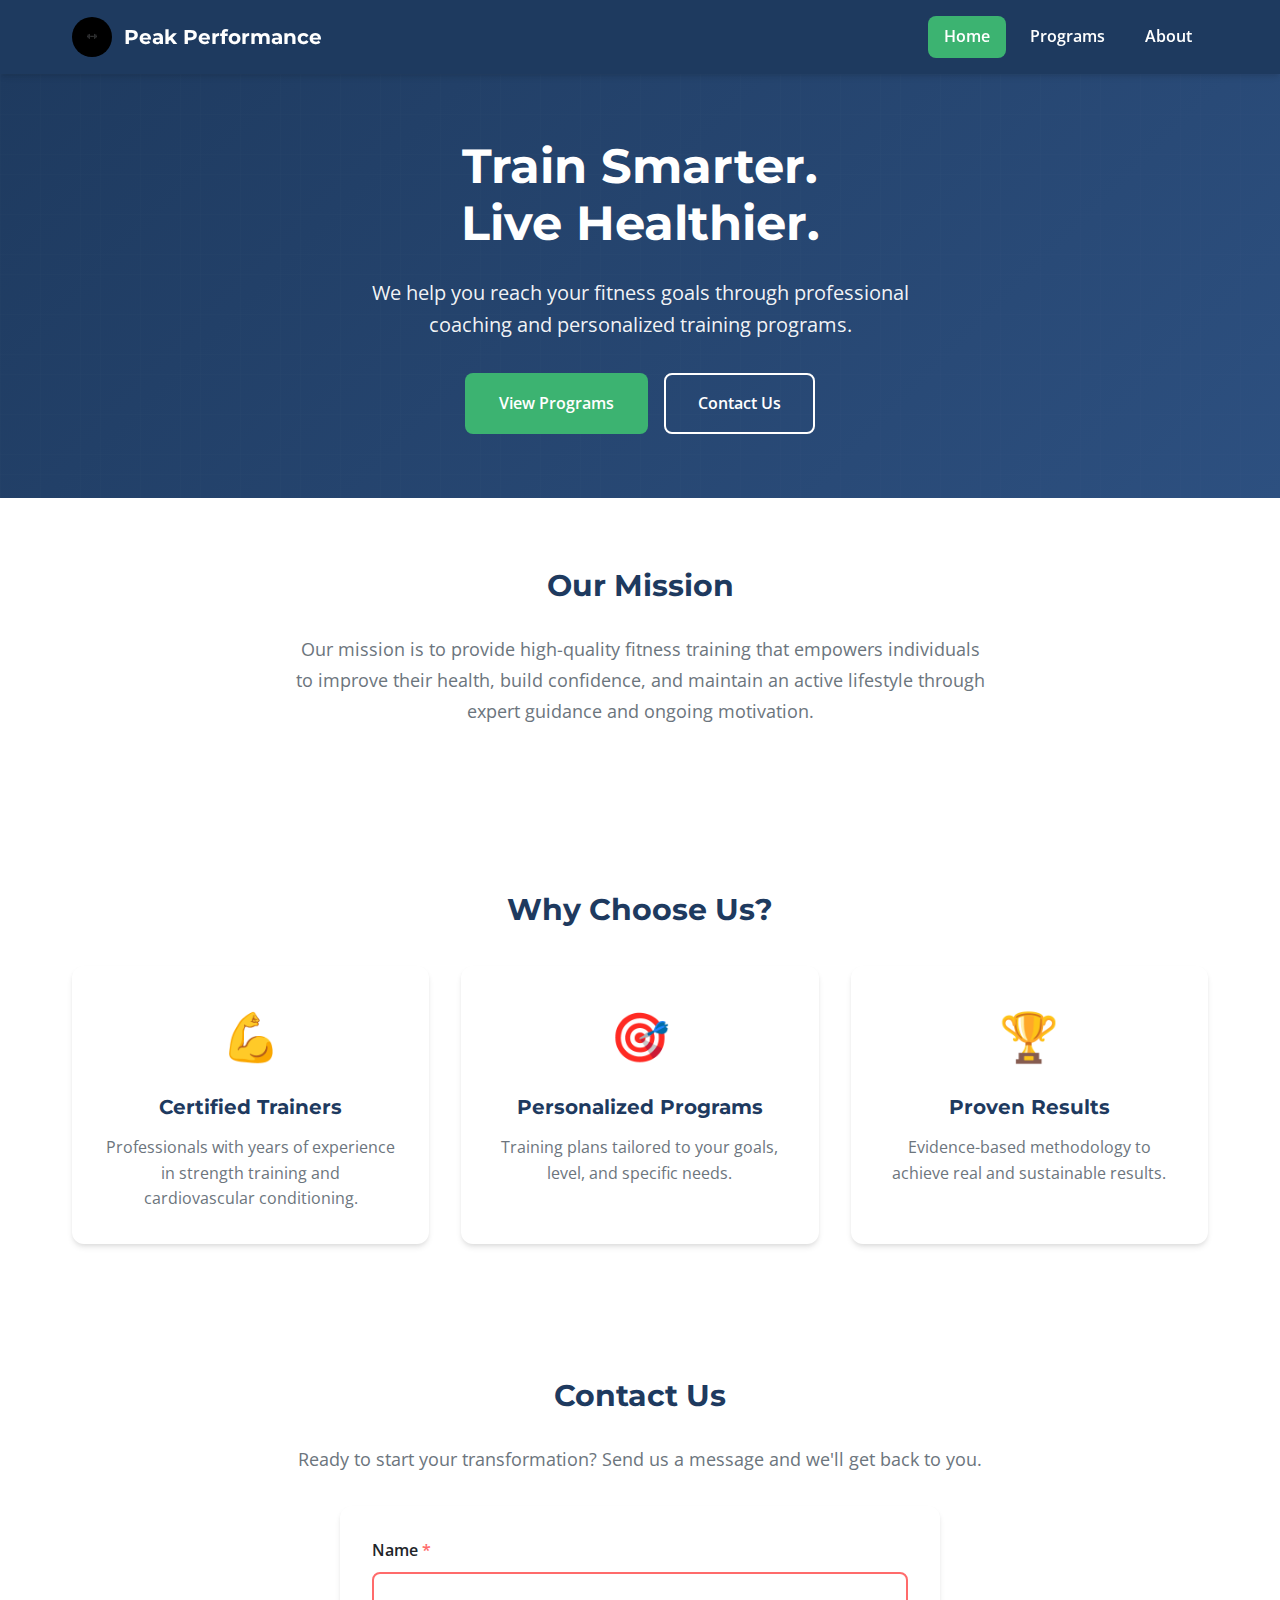
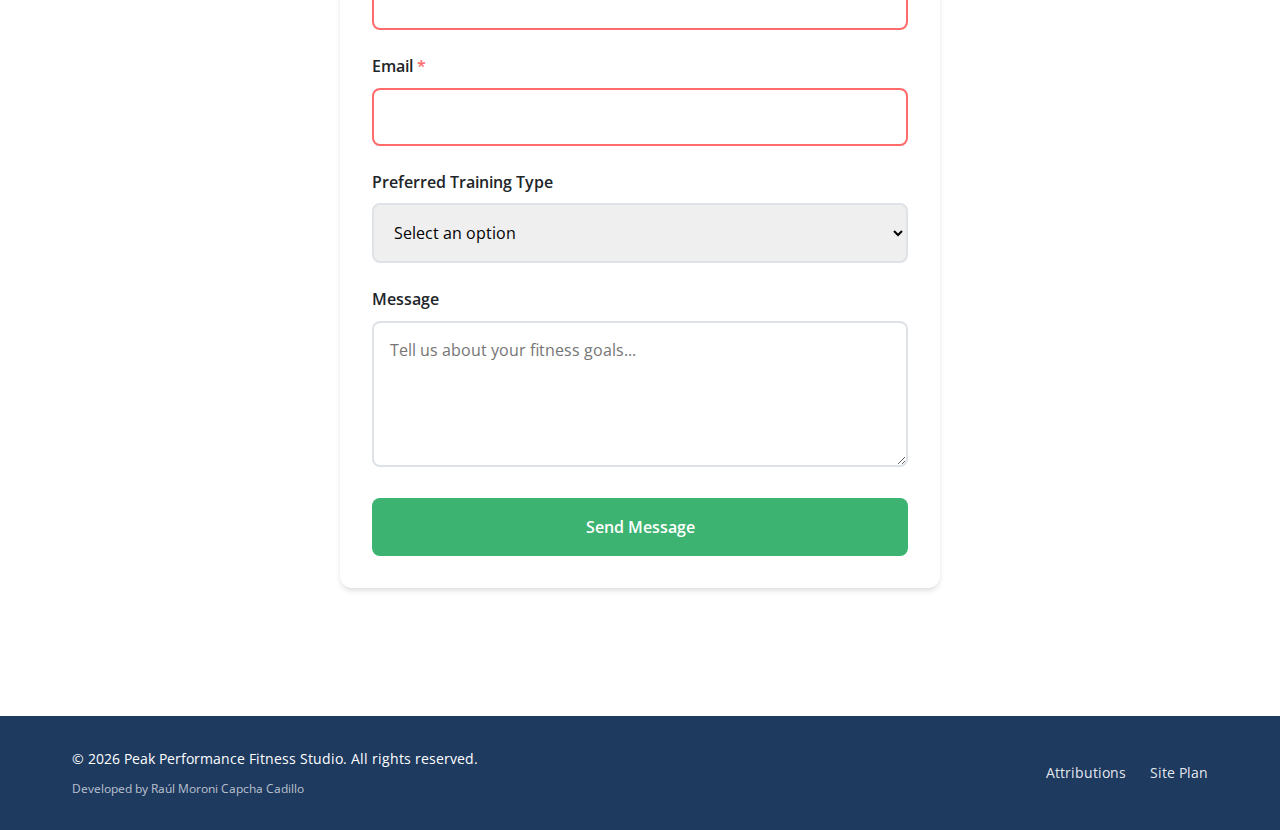
<file: fitness/index.html>
<!DOCTYPE html>
<html lang="en">
<head>
  <meta charset="UTF-8">
  <meta name="viewport" content="width=device-width, initial-scale=1.0">
  
  <!-- SEO Meta Tags -->
  <title>Peak Performance Fitness Studio | Personal Training & Group Classes</title>
  <meta name="description" content="Professional fitness studio with personal training, group classes, and healthy lifestyle coaching. Train smarter, live healthier.">
  <meta name="author" content="Raúl Moroni Capcha Cadillo">
  <meta name="keywords" content="fitness, personal training, gym, group classes, cardio, strength">
  
  <!-- Open Graph / Facebook -->
  <meta property="og:type" content="website">
  <meta property="og:url" content="https://peakperformancefitness.com/">
  <meta property="og:title" content="Peak Performance Fitness Studio">
  <meta property="og:description" content="Train smarter. Live healthier. Join our professional fitness programs.">
  <meta property="og:image" content="images/og-image.jpg">
  
  <!-- Twitter -->
  <meta name="twitter:card" content="summary_large_image">
  <meta name="twitter:title" content="Peak Performance Fitness Studio">
  <meta name="twitter:description" content="Train smarter. Live healthier.">
  
  <!-- Favicon -->
  <link rel="icon" type="image/png" href="images/favicon.png">
  <link rel="apple-touch-icon" href="images/favicon.png">
  
  <!-- Preconnect for performance -->
  <link rel="preconnect" href="https://fonts.googleapis.com">
  <link rel="preconnect" href="https://fonts.gstatic.com" crossorigin>
  
  <!-- Fonts -->
  <link href="https://fonts.googleapis.com/css2?family=Montserrat:wght@600;700&family=Open+Sans:wght@400;600&display=swap" rel="stylesheet">
  
  <!-- Stylesheet -->
  <link rel="stylesheet" href="css/styles.css">
  
  <!-- JavaScript Module -->
  <script src="js/main.js" type="module" defer></script>
</head>
<body>
  
  <!-- Header with Navigation -->
  <header class="main-header">
    <div class="container">
      <div class="header-content">
        <a href="index.html" class="logo" aria-label="Peak Performance Fitness Studio - Home">
          <img src="images/favicon.png" alt="Logo" class="logo-img">
          <span class="logo-text">Peak Performance</span>
        </a>
        
        <nav class="main-nav" aria-label="Main navigation">
          <button 
            id="menu-toggle" 
            class="menu-toggle" 
            aria-label="Open navigation menu"
            aria-expanded="false"
            aria-controls="nav-links">
            <span class="menu-icon"></span>
          </button>
          
          <ul id="nav-links" class="nav-links">
            <li><a href="index.html" class="nav-link active" aria-current="page">Home</a></li>
            <li><a href="programs.html" class="nav-link">Programs</a></li>
            <li><a href="about.html" class="nav-link">About</a></li>
          </ul>
        </nav>
      </div>
    </div>
  </header>

  <!-- Main Content -->
  <main>
    
    <!-- Hero Section -->
    <section class="hero" aria-labelledby="hero-heading">
      <div class="hero-overlay"></div>
      <div class="container hero-content">
        <h1 id="hero-heading" class="hero-title">Train Smarter.<br>Live Healthier.</h1>
        <p class="hero-subtitle">We help you reach your fitness goals through professional coaching and personalized training programs.</p>
        <div class="hero-actions">
          <a href="programs.html" class="btn btn-primary">View Programs</a>
          <a href="#contact" class="btn btn-secondary">Contact Us</a>
        </div>
      </div>
    </section>

    <!-- Mission Section -->
    <section class="mission section" aria-labelledby="mission-heading">
      <div class="container">
        <h2 id="mission-heading" class="section-title">Our Mission</h2>
        <p class="section-description">
          Our mission is to provide high-quality fitness training that empowers individuals to improve their health, 
          build confidence, and maintain an active lifestyle through expert guidance and ongoing motivation.
        </p>
      </div>
    </section>

    <!-- Features Section -->
    <section class="features section" aria-labelledby="features-heading">
      <div class="container">
        <h2 id="features-heading" class="section-title">Why Choose Us?</h2>
        <div class="features-grid">
          
          <article class="feature-card">
            <div class="feature-icon" aria-hidden="true">💪</div>
            <h3 class="feature-title">Certified Trainers</h3>
            <p class="feature-description">Professionals with years of experience in strength training and cardiovascular conditioning.</p>
          </article>
          
          <article class="feature-card">
            <div class="feature-icon" aria-hidden="true">🎯</div>
            <h3 class="feature-title">Personalized Programs</h3>
            <p class="feature-description">Training plans tailored to your goals, level, and specific needs.</p>
          </article>
          
          <article class="feature-card">
            <div class="feature-icon" aria-hidden="true">🏆</div>
            <h3 class="feature-title">Proven Results</h3>
            <p class="feature-description">Evidence-based methodology to achieve real and sustainable results.</p>
          </article>
          
        </div>
      </div>
    </section>

    <!-- Contact Section -->
    <section id="contact" class="contact section" aria-labelledby="contact-heading">
      <div class="container">
        <h2 id="contact-heading" class="section-title">Contact Us</h2>
        <p class="section-description">Ready to start your transformation? Send us a message and we'll get back to you.</p>
        
        <form 
          action="form-action.html" 
          method="get" 
          class="contact-form"
          novalidate>
          
          <div class="form-group">
            <label for="name" class="form-label">Name <span class="required">*</span></label>
            <input 
              type="text" 
              id="name"
              name="name" 
              class="form-input"
              required
              autocomplete="name"
              aria-required="true">
            <span class="form-error" id="name-error" role="alert"></span>
          </div>

          <div class="form-group">
            <label for="email" class="form-label">Email <span class="required">*</span></label>
            <input 
              type="email" 
              id="email"
              name="email" 
              class="form-input"
              required
              autocomplete="email"
              aria-required="true">
            <span class="form-error" id="email-error" role="alert"></span>
          </div>

          <div class="form-group">
            <label for="training" class="form-label">Preferred Training Type</label>
            <select 
              id="training"
              name="training" 
              class="form-select">
              <option value="">Select an option</option>
              <option value="personal">Personal Training</option>
              <option value="group">Group Classes</option>
              <option value="cardio">Cardio</option>
              <option value="strength">Strength</option>
              <option value="flexibility">Flexibility</option>
            </select>
          </div>

          <div class="form-group">
            <label for="message" class="form-label">Message</label>
            <textarea 
              id="message"
              name="message" 
              class="form-textarea"
              rows="5"
              placeholder="Tell us about your fitness goals..."></textarea>
          </div>

          <button type="submit" class="btn btn-primary btn-block">Send Message</button>
        </form>
      </div>
    </section>

  </main>

  <!-- Footer -->
  <footer class="main-footer">
    <div class="container">
      <div class="footer-content">
        <div class="footer-info">
          <p class="footer-text">&copy; 2026 Peak Performance Fitness Studio. All rights reserved.</p>
          <p class="footer-author">Developed by Raúl Moroni Capcha Cadillo</p>
        </div>
        <nav class="footer-nav" aria-label="Footer navigation">
          <a href="attributions.html" class="footer-link">Attributions</a>
          <a href="site-plan.html" class="footer-link">Site Plan</a>
        </nav>
      </div>
    </div>
  </footer>

  <!-- Skip to top button -->
  <button id="scroll-to-top" class="scroll-to-top" aria-label="Scroll to top" hidden>
    ↑
  </button>

</body>
</html>
</file>
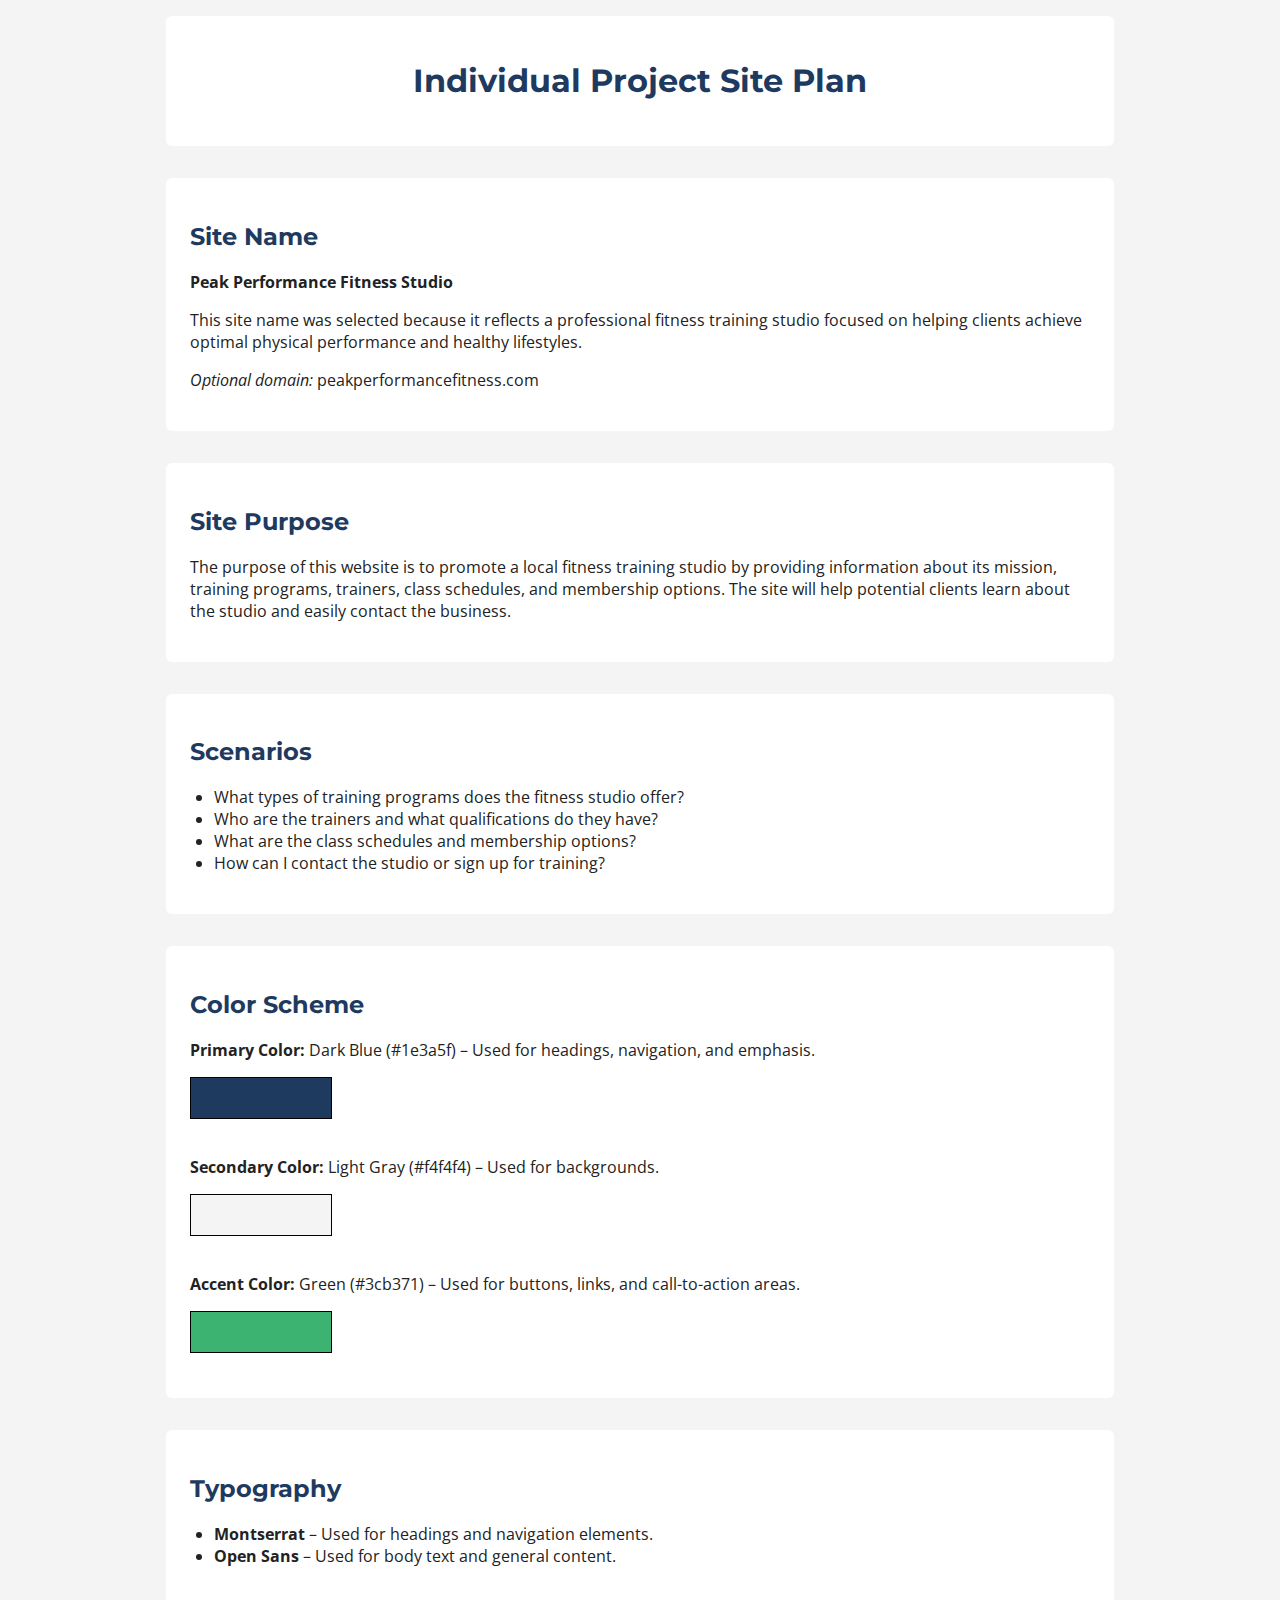
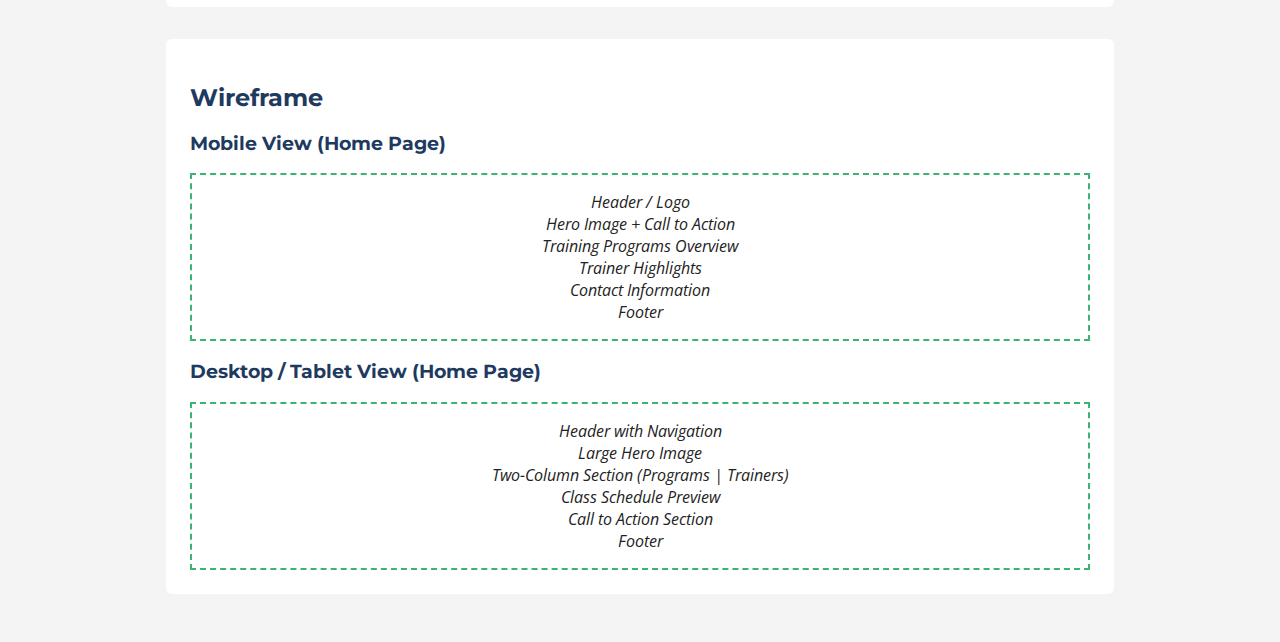
<file: site-plan.html>
<!DOCTYPE html>
<html lang="en">
<head>
  <meta charset="UTF-8">
  <meta name="description" content="Individual Website Project Site Plan">
  <meta name="author" content="Raúl Moroni Capcha Cadillo">
  <meta name="viewport" content="width=device-width, initial-scale=1.0">
  <title>Site Plan | Peak Performance Fitness Studio</title>

  <!-- Google Fonts -->
  <link rel="preconnect" href="https://fonts.googleapis.com">
  <link rel="preconnect" href="https://fonts.gstatic.com" crossorigin>
  <link href="https://fonts.googleapis.com/css2?family=Montserrat:wght@600&family=Open+Sans&display=swap" rel="stylesheet">

  <style>
    :root {
      --primary-color: #1e3a5f;
      --secondary-color: #f4f4f4;
      --accent-color: #3cb371;
    }

    body {
      font-family: 'Open Sans', sans-serif;
      background-color: var(--secondary-color);
      color: #222;
      margin: 0;
      padding: 1rem;
    }

    header, section {
      max-width: 900px;
      margin: 0 auto 2rem;
      padding: 1.5rem;
      background-color: #ffffff;
      border-radius: 6px;
    }

    h1, h2, h3 {
      font-family: 'Montserrat', sans-serif;
      color: var(--primary-color);
    }

    h1 {
      text-align: center;
    }

    ul {
      padding-left: 1.5rem;
    }

    .color-box {
      display: inline-block;
      width: 140px;
      height: 40px;
      margin-bottom: 1rem;
      border: 1px solid #000;
    }

    .primary { background-color: var(--primary-color); }
    .secondary { background-color: var(--secondary-color); }
    .accent { background-color: var(--accent-color); }

    .wireframe {
      border: 2px dashed var(--accent-color);
      padding: 1rem;
      margin-top: 1rem;
      font-style: italic;
      text-align: center;
    }
  </style>
</head>

<body>

<header>
  <h1>Individual Project Site Plan</h1>
</header>

<section>
  <h2>Site Name</h2>
  <p><strong>Peak Performance Fitness Studio</strong></p>
  <p>
    This site name was selected because it reflects a professional fitness training
    studio focused on helping clients achieve optimal physical performance and healthy lifestyles.
  </p>
  <p><em>Optional domain:</em> peakperformancefitness.com</p>
</section>

<section>
  <h2>Site Purpose</h2>
  <p>
    The purpose of this website is to promote a local fitness training studio by providing
    information about its mission, training programs, trainers, class schedules, and membership options.
    The site will help potential clients learn about the studio and easily contact the business.
  </p>
</section>

<section>
  <h2>Scenarios</h2>
  <ul>
    <li>What types of training programs does the fitness studio offer?</li>
    <li>Who are the trainers and what qualifications do they have?</li>
    <li>What are the class schedules and membership options?</li>
    <li>How can I contact the studio or sign up for training?</li>
  </ul>
</section>

<section>
  <h2>Color Scheme</h2>
  <p><strong>Primary Color:</strong> Dark Blue (#1e3a5f) – Used for headings, navigation, and emphasis.</p>
  <div class="color-box primary"></div>

  <p><strong>Secondary Color:</strong> Light Gray (#f4f4f4) – Used for backgrounds.</p>
  <div class="color-box secondary"></div>

  <p><strong>Accent Color:</strong> Green (#3cb371) – Used for buttons, links, and call-to-action areas.</p>
  <div class="color-box accent"></div>
</section>

<section>
  <h2>Typography</h2>
  <ul>
    <li><strong>Montserrat</strong> – Used for headings and navigation elements.</li>
    <li><strong>Open Sans</strong> – Used for body text and general content.</li>
  </ul>
</section>

<section>
  <h2>Wireframe</h2>

  <h3>Mobile View (Home Page)</h3>
  <div class="wireframe">
    Header / Logo<br>
    Hero Image + Call to Action<br>
    Training Programs Overview<br>
    Trainer Highlights<br>
    Contact Information<br>
    Footer
  </div>

  <h3>Desktop / Tablet View (Home Page)</h3>
  <div class="wireframe">
    Header with Navigation<br>
    Large Hero Image<br>
    Two-Column Section (Programs | Trainers)<br>
    Class Schedule Preview<br>
    Call to Action Section<br>
    Footer
  </div>
</section>

</body>
</html>
</file>
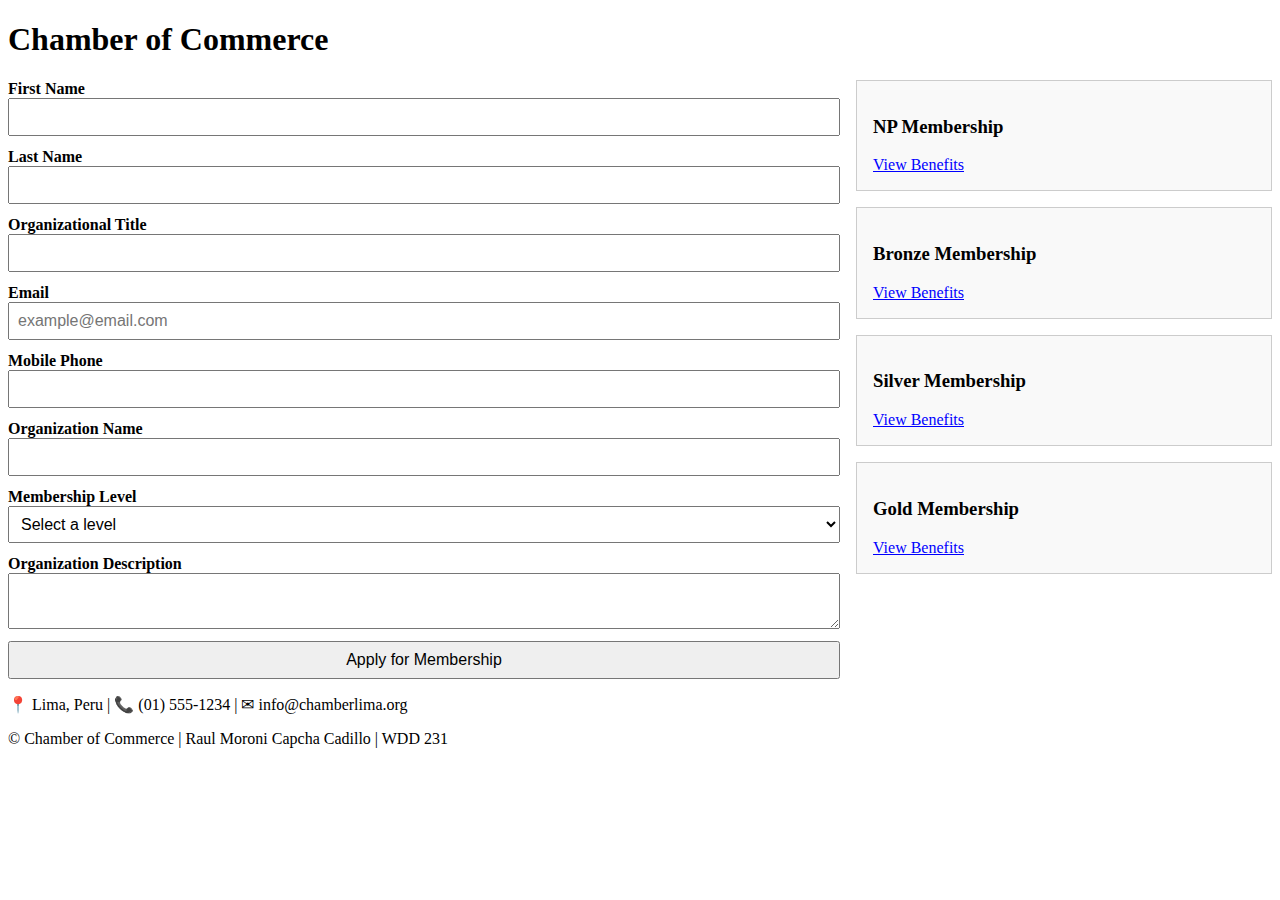
<file: chamber/join.html>
<!DOCTYPE html>
<html lang="en">
<head>
  <meta charset="UTF-8" />
  <meta name="viewport" content="width=device-width, initial-scale=1.0" />
  <title>Join the Chamber</title>

  <style>
    main {
      display: grid;
      gap: 1rem;
    }

    @media (min-width: 768px) {
      main {
        grid-template-columns: 2fr 1fr;
        align-items: start;
      }
    }

    form {
      display: grid;
      gap: 0.75rem;
    }

    label {
      display: flex;
      flex-direction: column;
      font-weight: 600;
    }

    input, select, textarea {
      padding: 0.5rem;
      font-size: 1rem;
    }

    .cards {
      display: grid;
      gap: 1rem;
      animation: fadeIn 1.5s ease-in-out;
    }

    .card {
      border: 1px solid #ccc;
      padding: 1rem;
      background: #f9f9f9;
    }

    .card a {
      color: blue;
      cursor: pointer;
      text-decoration: underline;
    }

    @keyframes fadeIn {
      from {
        opacity: 0;
        transform: translateY(20px);
      }
      to {
        opacity: 1;
        transform: translateY(0);
      }
    }
  </style>
</head>

<body>
  <header>
    <h1>Chamber of Commerce</h1>
  </header>

  <nav>
    <!-- your navigation -->
  </nav>

  <main>
    <!-- FORM -->
    <form method="get" action="thankyou.html">
      <label>
        First Name
        <input type="text" name="fname" title="First Name" required autocomplete="given-name">
      </label>

      <label>
        Last Name
        <input type="text" name="lname" title="Last Name" required autocomplete="family-name">
      </label>

      <label>
        Organizational Title
        <input type="text" name="orgtitle" title="Organization Title"
          autocomplete="organization-title"
          pattern="[A-Za-z\- ]{7,}">
      </label>

      <label>
        Email
        <input type="email" name="email" title="Email Address" required
          autocomplete="email" placeholder="example@email.com">
      </label>

      <label>
        Mobile Phone
        <input type="tel" name="phone" title="Mobile Phone" required
          autocomplete="tel">
      </label>

      <label>
        Organization Name
        <input type="text" name="organization" title="Organization Name" required
          autocomplete="organization">
      </label>

      <label>
        Membership Level
        <select name="membership" required title="Membership Level">
          <option value="">Select a level</option>
          <option value="np">NP Membership</option>
          <option value="bronze">Bronze Membership</option>
          <option value="silver">Silver Membership</option>
          <option value="gold">Gold Membership</option>
        </select>
      </label>

      <label>
        Organization Description
        <textarea name="description" title="Business Description"></textarea>
      </label>

      <input type="hidden" id="timestamp" name="timestamp">

      <input type="submit" value="Apply for Membership">
    </form>

    <!-- MEMBERSHIP CARDS -->
    <section class="cards">
      <div class="card">
        <h3>NP Membership</h3>
        <a onclick="document.getElementById('np').showModal()">View Benefits</a>
      </div>

      <div class="card">
        <h3>Bronze Membership</h3>
        <a onclick="document.getElementById('bronze').showModal()">View Benefits</a>
      </div>

      <div class="card">
        <h3>Silver Membership</h3>
        <a onclick="document.getElementById('silver').showModal()">View Benefits</a>
      </div>

      <div class="card">
        <h3>Gold Membership</h3>
        <a onclick="document.getElementById('gold').showModal()">View Benefits</a>
      </div>
    </section>
  </main>

  <!-- MODALS -->
  <dialog id="np"><p>No fee, community events.</p><button onclick="this.parentElement.close()">Close</button></dialog>
  <dialog id="bronze"><p>Training & basic advertising.</p><button onclick="this.parentElement.close()">Close</button></dialog>
  <dialog id="silver"><p>Event discounts & homepage spotlight.</p><button onclick="this.parentElement.close()">Close</button></dialog>
  <dialog id="gold"><p>Premium advertising & VIP events.</p><button onclick="this.parentElement.close()">Close</button></dialog>

  <footer>
  <p>📍 Lima, Peru | 📞 (01) 555-1234 | ✉ info@chamberlima.org</p>
  <p>
    © <span id="year"></span> Chamber of Commerce |
    Raul Moroni Capcha Cadillo | WDD 231
  </p>
  </footer>

  <script>
    document.getElementById("timestamp").value = new Date().toISOString();
  </script>
</body>
</html>
</file>
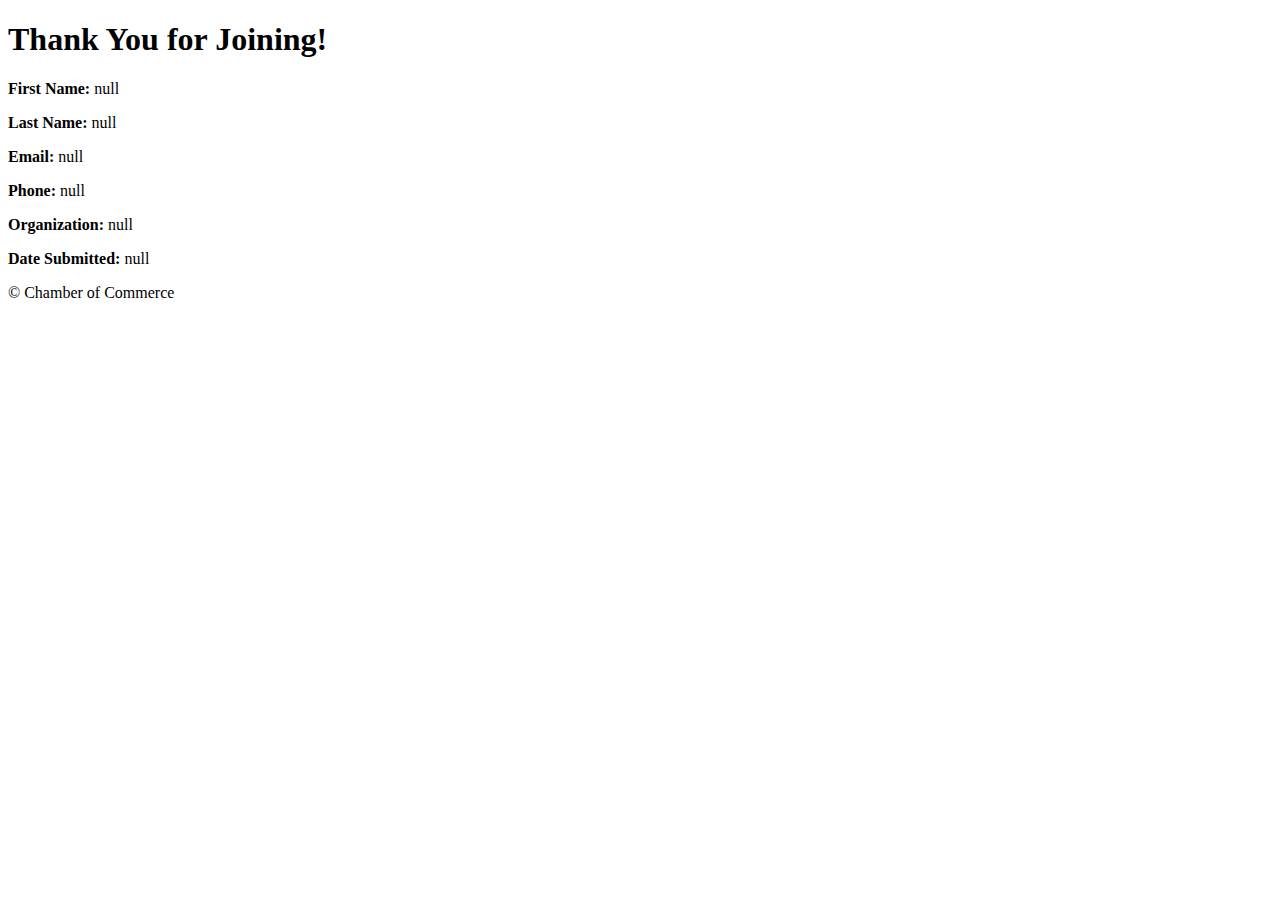
<file: chamber/thankyou.html>
<!DOCTYPE html>
<html lang="en">
<head>
  <meta charset="UTF-8" />
  <title>Thank You</title>
</head>
<body>
  <header>
    <h1>Thank You for Joining!</h1>
  </header>

  <main>
    <section id="results"></section>
  </main>

  <footer>
    <p>&copy; Chamber of Commerce</p>
  </footer>

  <script>
    const params = new URLSearchParams(window.location.search);
    const output = `
      <p><strong>First Name:</strong> ${params.get("fname")}</p>
      <p><strong>Last Name:</strong> ${params.get("lname")}</p>
      <p><strong>Email:</strong> ${params.get("email")}</p>
      <p><strong>Phone:</strong> ${params.get("phone")}</p>
      <p><strong>Organization:</strong> ${params.get("organization")}</p>
      <p><strong>Date Submitted:</strong> ${params.get("timestamp")}</p>
    `;
    document.getElementById("results").innerHTML = output;
  </script>
</body>
</html>
</file>
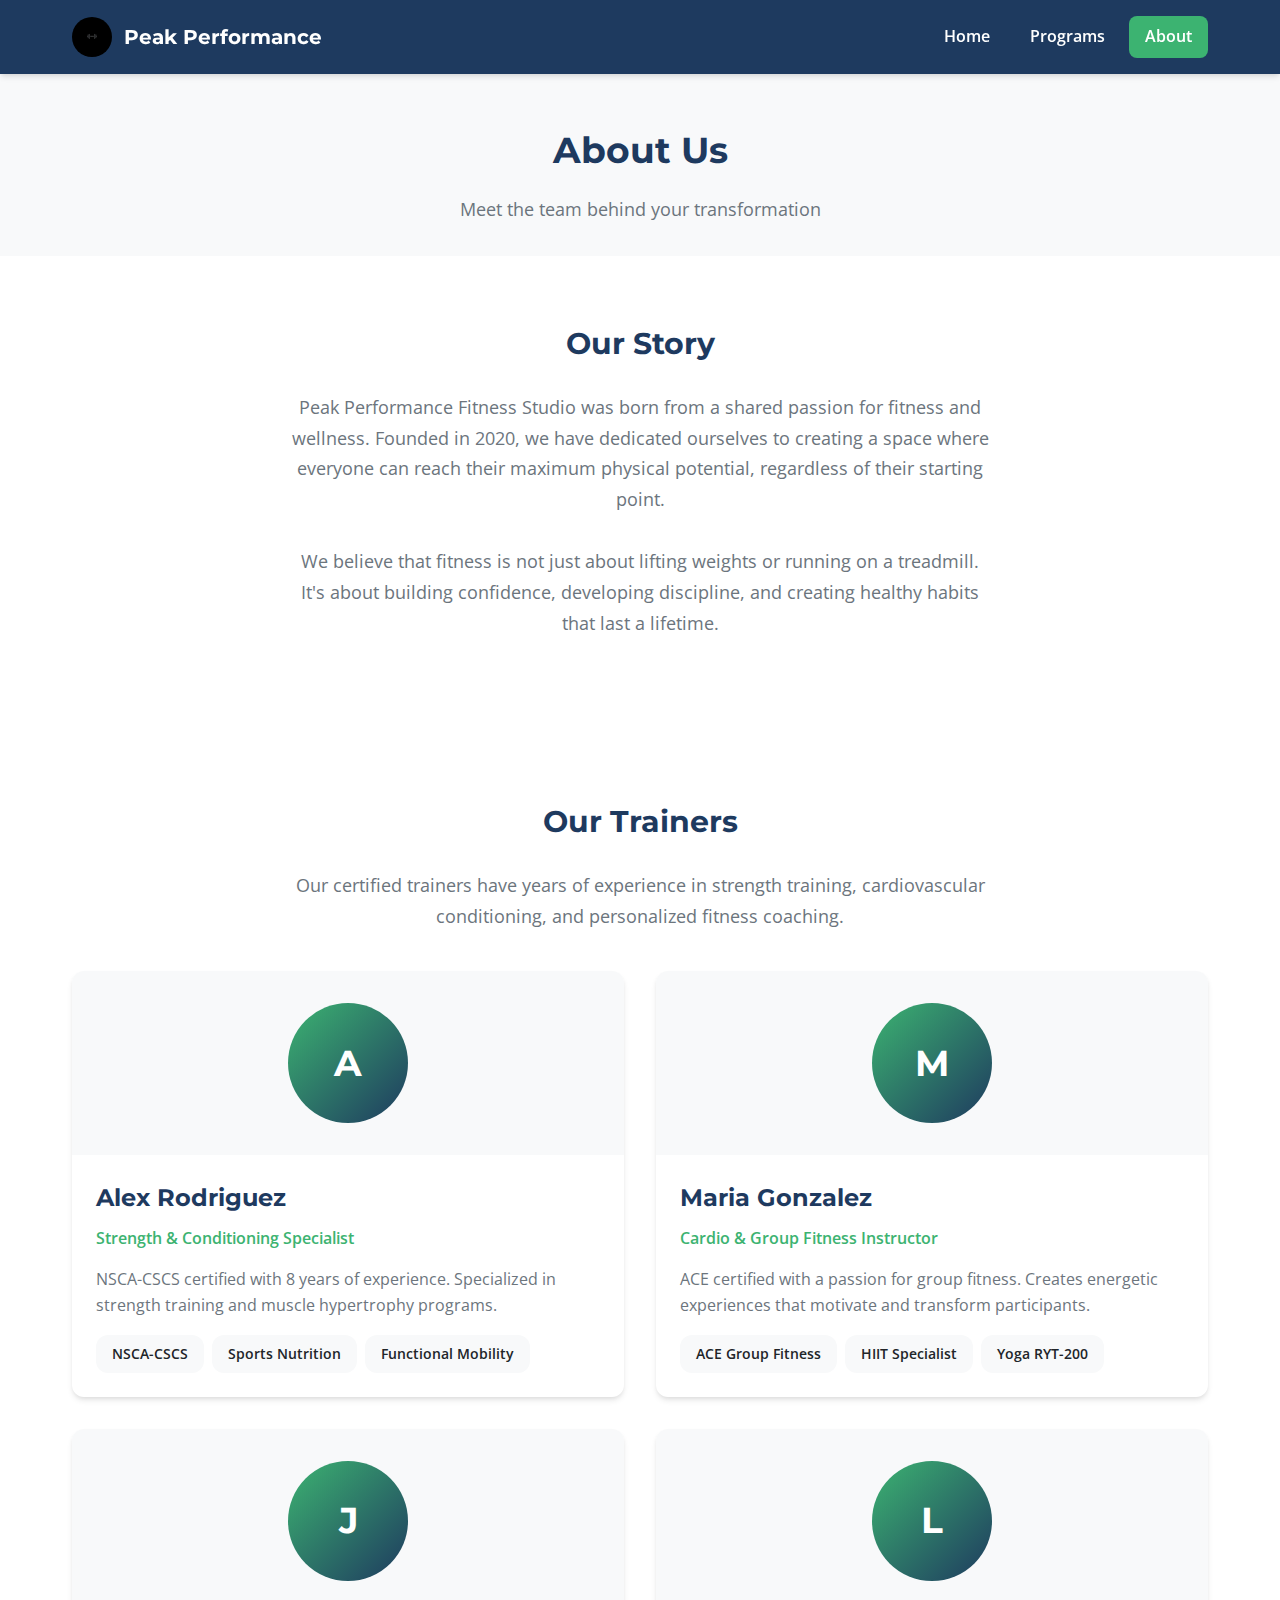
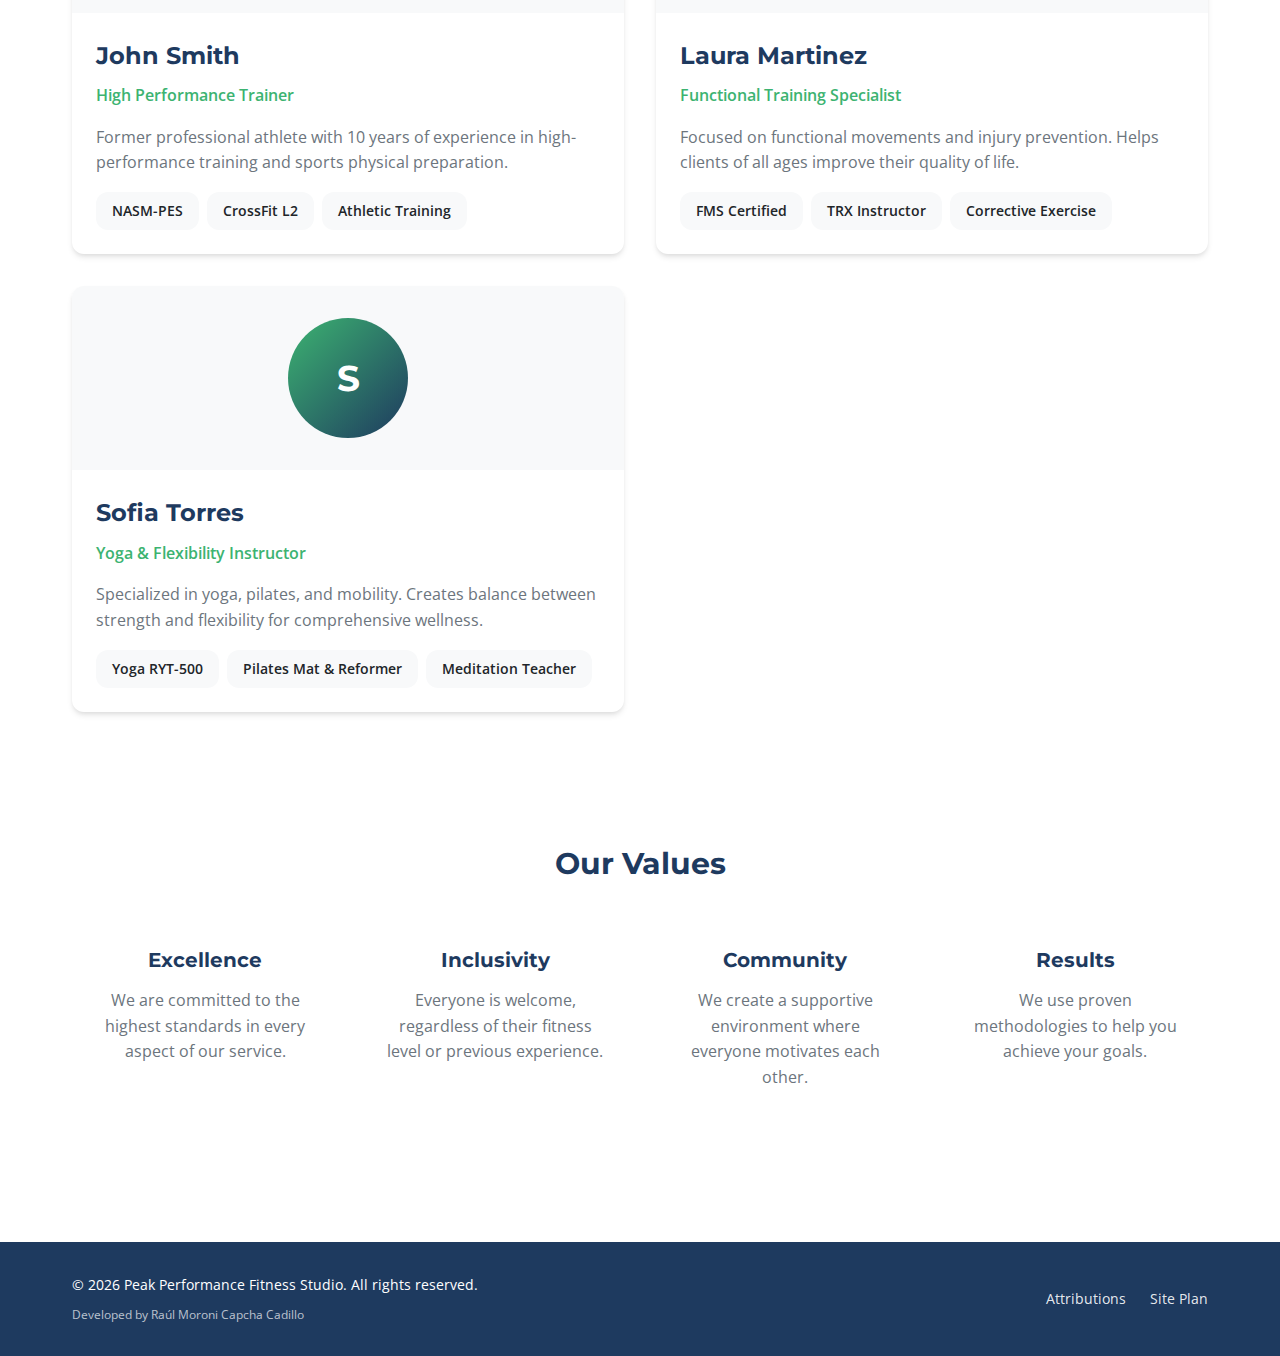
<file: fitness/about.html>
<!DOCTYPE html>
<html lang="en">
<head>
  <meta charset="UTF-8">
  <meta name="viewport" content="width=device-width, initial-scale=1.0">
  
  <!-- SEO Meta Tags -->
  <title>About Us | Peak Performance Fitness Studio</title>
  <meta name="description" content="Meet our professional fitness trainers and learn about their qualifications and experience in personal training.">
  <meta name="author" content="Raúl Moroni Capcha Cadillo">
  
  <!-- Favicon -->
  <link rel="icon" type="image/png" href="images/favicon.png">
  
  <!-- Fonts -->
  <link rel="preconnect" href="https://fonts.googleapis.com">
  <link rel="preconnect" href="https://fonts.gstatic.com" crossorigin>
  <link href="https://fonts.googleapis.com/css2?family=Montserrat:wght@600;700&family=Open+Sans:wght@400;600&display=swap" rel="stylesheet">
  
  <!-- Stylesheet -->
  <link rel="stylesheet" href="css/styles.css">
  
  <!-- JavaScript Module -->
  <script src="js/main.js" type="module" defer></script>
</head>
<body>

  <!-- Header with Navigation -->
  <header class="main-header">
    <div class="container">
      <div class="header-content">
        <a href="index.html" class="logo" aria-label="Peak Performance Fitness Studio - Home">
          <img src="images/favicon.png" alt="Logo" class="logo-img">
          <span class="logo-text">Peak Performance</span>
        </a>
        
        <nav class="main-nav" aria-label="Main navigation">
          <button 
            id="menu-toggle" 
            class="menu-toggle" 
            aria-label="Open navigation menu"
            aria-expanded="false"
            aria-controls="nav-links">
            <span class="menu-icon"></span>
          </button>
          
          <ul id="nav-links" class="nav-links">
            <li><a href="index.html" class="nav-link">Home</a></li>
            <li><a href="programs.html" class="nav-link">Programs</a></li>
            <li><a href="about.html" class="nav-link active" aria-current="page">About</a></li>
          </ul>
        </nav>
      </div>
    </div>
  </header>

  <!-- Main Content -->
  <main>
    
    <!-- Page Header -->
    <section class="page-header">
      <div class="container">
        <h1 class="page-title">About Us</h1>
        <p class="page-subtitle">Meet the team behind your transformation</p>
      </div>
    </section>

    <!-- About Section -->
    <section class="about-intro section">
      <div class="container">
        <div class="about-content">
          <h2 class="section-title">Our Story</h2>
          <p class="section-description">
            Peak Performance Fitness Studio was born from a shared passion for fitness and wellness. 
            Founded in 2020, we have dedicated ourselves to creating a space where everyone can reach 
            their maximum physical potential, regardless of their starting point.
          </p>
          <p class="section-description">
            We believe that fitness is not just about lifting weights or running on a treadmill. It's about 
            building confidence, developing discipline, and creating healthy habits that last a lifetime.
          </p>
        </div>
      </div>
    </section>

    <!-- Trainers Section -->
    <section class="trainers-section section" aria-labelledby="trainers-heading">
      <div class="container">
        <h2 id="trainers-heading" class="section-title">Our Trainers</h2>
        <p class="section-description">
          Our certified trainers have years of experience in strength training, 
          cardiovascular conditioning, and personalized fitness coaching.
        </p>
        
        <div class="trainers-grid">
          
          <article class="trainer-card">
            <div class="trainer-image">
              <div class="trainer-placeholder" aria-label="Photo of Alex">A</div>
            </div>
            <div class="trainer-info">
              <h3 class="trainer-name">Alex Rodriguez</h3>
              <p class="trainer-specialty">Strength & Conditioning Specialist</p>
              <p class="trainer-bio">
                NSCA-CSCS certified with 8 years of experience. Specialized in strength training 
                and muscle hypertrophy programs.
              </p>
              <ul class="trainer-certifications">
                <li>NSCA-CSCS</li>
                <li>Sports Nutrition</li>
                <li>Functional Mobility</li>
              </ul>
            </div>
          </article>

          <article class="trainer-card">
            <div class="trainer-image">
              <div class="trainer-placeholder" aria-label="Photo of Maria">M</div>
            </div>
            <div class="trainer-info">
              <h3 class="trainer-name">Maria Gonzalez</h3>
              <p class="trainer-specialty">Cardio & Group Fitness Instructor</p>
              <p class="trainer-bio">
                ACE certified with a passion for group fitness. Creates energetic experiences that motivate 
                and transform participants.
              </p>
              <ul class="trainer-certifications">
                <li>ACE Group Fitness</li>
                <li>HIIT Specialist</li>
                <li>Yoga RYT-200</li>
              </ul>
            </div>
          </article>

          <article class="trainer-card">
            <div class="trainer-image">
              <div class="trainer-placeholder" aria-label="Photo of John">J</div>
            </div>
            <div class="trainer-info">
              <h3 class="trainer-name">John Smith</h3>
              <p class="trainer-specialty">High Performance Trainer</p>
              <p class="trainer-bio">
                Former professional athlete with 10 years of experience in high-performance training 
                and sports physical preparation.
              </p>
              <ul class="trainer-certifications">
                <li>NASM-PES</li>
                <li>CrossFit L2</li>
                <li>Athletic Training</li>
              </ul>
            </div>
          </article>

          <article class="trainer-card">
            <div class="trainer-image">
              <div class="trainer-placeholder" aria-label="Photo of Laura">L</div>
            </div>
            <div class="trainer-info">
              <h3 class="trainer-name">Laura Martinez</h3>
              <p class="trainer-specialty">Functional Training Specialist</p>
              <p class="trainer-bio">
                Focused on functional movements and injury prevention. Helps clients of all 
                ages improve their quality of life.
              </p>
              <ul class="trainer-certifications">
                <li>FMS Certified</li>
                <li>TRX Instructor</li>
                <li>Corrective Exercise</li>
              </ul>
            </div>
          </article>

          <article class="trainer-card">
            <div class="trainer-image">
              <div class="trainer-placeholder" aria-label="Photo of Sofia">S</div>
            </div>
            <div class="trainer-info">
              <h3 class="trainer-name">Sofia Torres</h3>
              <p class="trainer-specialty">Yoga & Flexibility Instructor</p>
              <p class="trainer-bio">
                Specialized in yoga, pilates, and mobility. Creates balance between strength and flexibility 
                for comprehensive wellness.
              </p>
              <ul class="trainer-certifications">
                <li>Yoga RYT-500</li>
                <li>Pilates Mat & Reformer</li>
                <li>Meditation Teacher</li>
              </ul>
            </div>
          </article>

        </div>
      </div>
    </section>

    <!-- Values Section -->
    <section class="values-section section">
      <div class="container">
        <h2 class="section-title">Our Values</h2>
        <div class="values-grid">
          
          <div class="value-item">
            <h3 class="value-title">Excellence</h3>
            <p class="value-description">We are committed to the highest standards in every aspect of our service.</p>
          </div>
          
          <div class="value-item">
            <h3 class="value-title">Inclusivity</h3>
            <p class="value-description">Everyone is welcome, regardless of their fitness level or previous experience.</p>
          </div>
          
          <div class="value-item">
            <h3 class="value-title">Community</h3>
            <p class="value-description">We create a supportive environment where everyone motivates each other.</p>
          </div>
          
          <div class="value-item">
            <h3 class="value-title">Results</h3>
            <p class="value-description">We use proven methodologies to help you achieve your goals.</p>
          </div>
          
        </div>
      </div>
    </section>

  </main>

  <!-- Footer -->
  <footer class="main-footer">
    <div class="container">
      <div class="footer-content">
        <div class="footer-info">
          <p class="footer-text">&copy; 2026 Peak Performance Fitness Studio. All rights reserved.</p>
          <p class="footer-author">Developed by Raúl Moroni Capcha Cadillo</p>
        </div>
        <nav class="footer-nav" aria-label="Footer navigation">
          <a href="attributions.html" class="footer-link">Attributions</a>
          <a href="site-plan.html" class="footer-link">Site Plan</a>
        </nav>
      </div>
    </div>
  </footer>

  <!-- Skip to top button -->
  <button id="scroll-to-top" class="scroll-to-top" aria-label="Scroll to top" hidden>
    ↑
  </button>

</body>
</html>
</file>
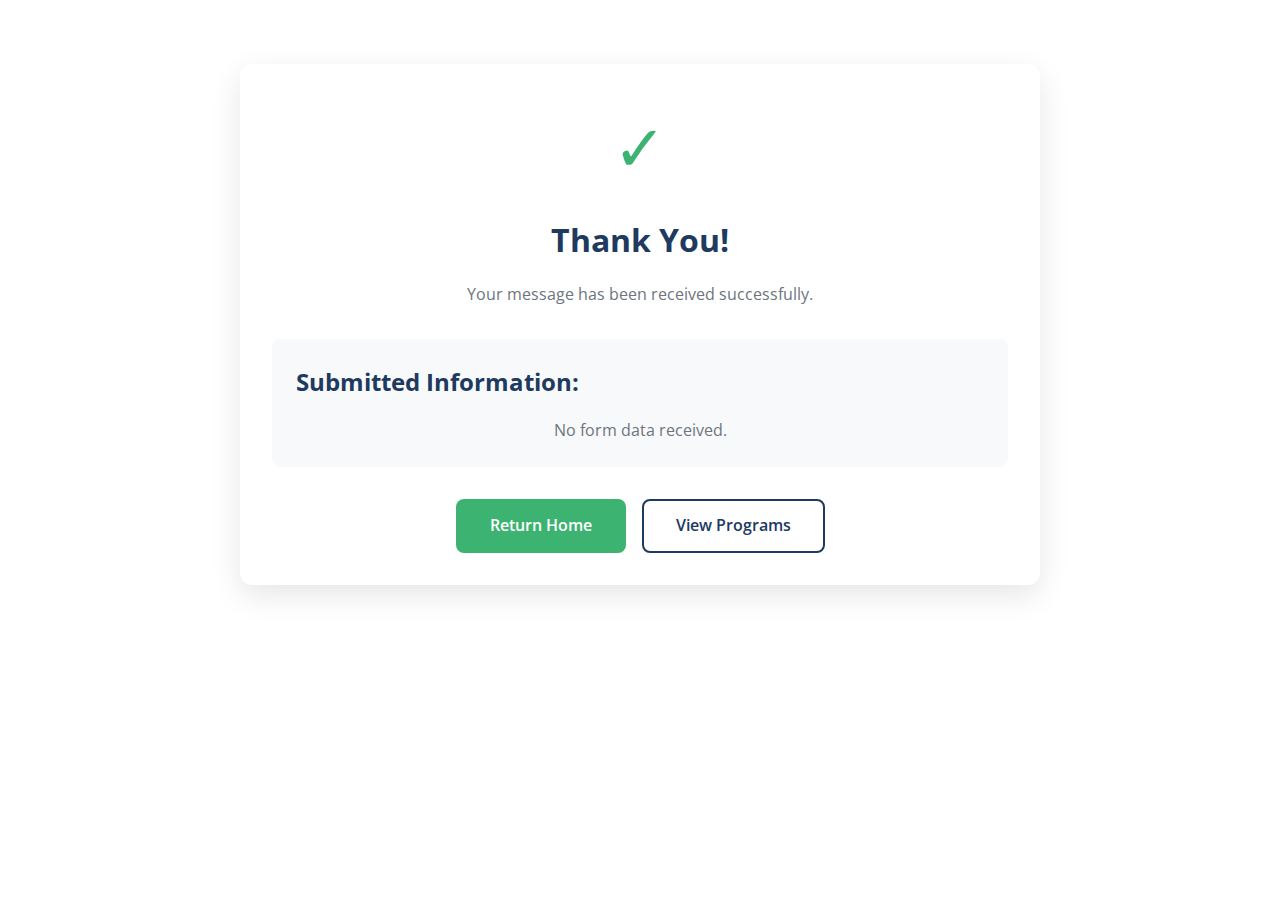
<file: fitness/form-action.html>
<!DOCTYPE html>
<html lang="en">
<head>
  <meta charset="UTF-8">
  <meta name="viewport" content="width=device-width, initial-scale=1.0">
  <title>Form Submission | Peak Performance Fitness Studio</title>
  <meta name="description" content="Your message has been received successfully.">
  
  <!-- Favicon -->
  <link rel="icon" type="image/png" href="images/favicon.png">
  
  <!-- Fonts -->
  <link rel="preconnect" href="https://fonts.googleapis.com">
  <link rel="preconnect" href="https://fonts.gstatic.com" crossorigin>
  <link href="https://fonts.googleapis.com/css2?family=Montserrat:wght@600;700&family=Open+Sans:wght@400;600&display=swap" rel="stylesheet">
  
  <!-- Stylesheet -->
  <link rel="stylesheet" href="css/styles.css">
  
  <style>
    .submission-container {
      max-width: 800px;
      margin: 4rem auto;
      padding: 2rem;
      background: white;
      border-radius: 12px;
      box-shadow: 0 10px 30px rgba(0, 0, 0, 0.1);
    }
    
    .success-icon {
      text-align: center;
      font-size: 4rem;
      margin-bottom: 1rem;
      color: #3cb371;
    }
    
    .submission-title {
      text-align: center;
      color: #1e3a5f;
      margin-bottom: 1rem;
    }
    
    .submission-subtitle {
      text-align: center;
      color: #6c757d;
      margin-bottom: 2rem;
    }
    
    .data-display {
      background: #f8f9fa;
      padding: 1.5rem;
      border-radius: 8px;
      margin-bottom: 2rem;
    }
    
    .data-item {
      display: flex;
      padding: 0.75rem 0;
      border-bottom: 1px solid #dee2e6;
    }
    
    .data-item:last-child {
      border-bottom: none;
    }
    
    .data-label {
      font-weight: 600;
      color: #1e3a5f;
      min-width: 150px;
    }
    
    .data-value {
      color: #212529;
      flex: 1;
    }
    
    .actions {
      display: flex;
      gap: 1rem;
      justify-content: center;
    }
    
    .btn {
      padding: 0.75rem 2rem;
      border-radius: 8px;
      font-weight: 600;
      text-decoration: none;
      transition: all 250ms ease;
    }
    
    .btn-primary {
      background: #3cb371;
      color: white;
    }
    
    .btn-primary:hover {
      background: #2d8f56;
      transform: translateY(-2px);
    }
    
    .btn-secondary {
      background: transparent;
      color: #1e3a5f;
      border: 2px solid #1e3a5f;
    }
    
    .btn-secondary:hover {
      background: #1e3a5f;
      color: white;
    }
  </style>
</head>
<body>

  <main>
    <div class="submission-container">
      <div class="success-icon">✓</div>
      
      <h1 class="submission-title">Thank You!</h1>
      <p class="submission-subtitle">Your message has been received successfully.</p>
      
      <div class="data-display">
        <h2 style="color: #1e3a5f; margin-bottom: 1rem;">Submitted Information:</h2>
        <div id="form-data">
          <!-- Data will be populated by JavaScript -->
        </div>
      </div>
      
      <div class="actions">
        <a href="index.html" class="btn btn-primary">Return Home</a>
        <a href="programs.html" class="btn btn-secondary">View Programs</a>
      </div>
    </div>
  </main>

  <script>
    // Get URL parameters and display them
    document.addEventListener('DOMContentLoaded', () => {
      const urlParams = new URLSearchParams(window.location.search);
      const formDataContainer = document.getElementById('form-data');
      
      // Define labels for form fields
      const fieldLabels = {
        name: 'Name',
        email: 'Email',
        training: 'Preferred Training',
        message: 'Message'
      };
      
      // Check if there are any parameters
      if (urlParams.toString() === '') {
        formDataContainer.innerHTML = '<p style="color: #6c757d; text-align: center;">No form data received.</p>';
        return;
      }
      
      // Display each parameter
      let html = '';
      for (const [key, value] of urlParams.entries()) {
        const label = fieldLabels[key] || key.charAt(0).toUpperCase() + key.slice(1);
        const displayValue = value || '<em style="color: #6c757d;">(not provided)</em>';
        
        html += `
          <div class="data-item">
            <span class="data-label">${label}:</span>
            <span class="data-value">${displayValue}</span>
          </div>
        `;
      }
      
      formDataContainer.innerHTML = html;
      
      // Store submission in localStorage for record
      try {
        const submissions = JSON.parse(localStorage.getItem('form_submissions') || '[]');
        submissions.push({
          data: Object.fromEntries(urlParams),
          timestamp: new Date().toISOString()
        });
        localStorage.setItem('form_submissions', JSON.stringify(submissions));
      } catch (error) {
        console.error('Error saving to localStorage:', error);
      }
    });
  </script>

</body>
</html>
</file>
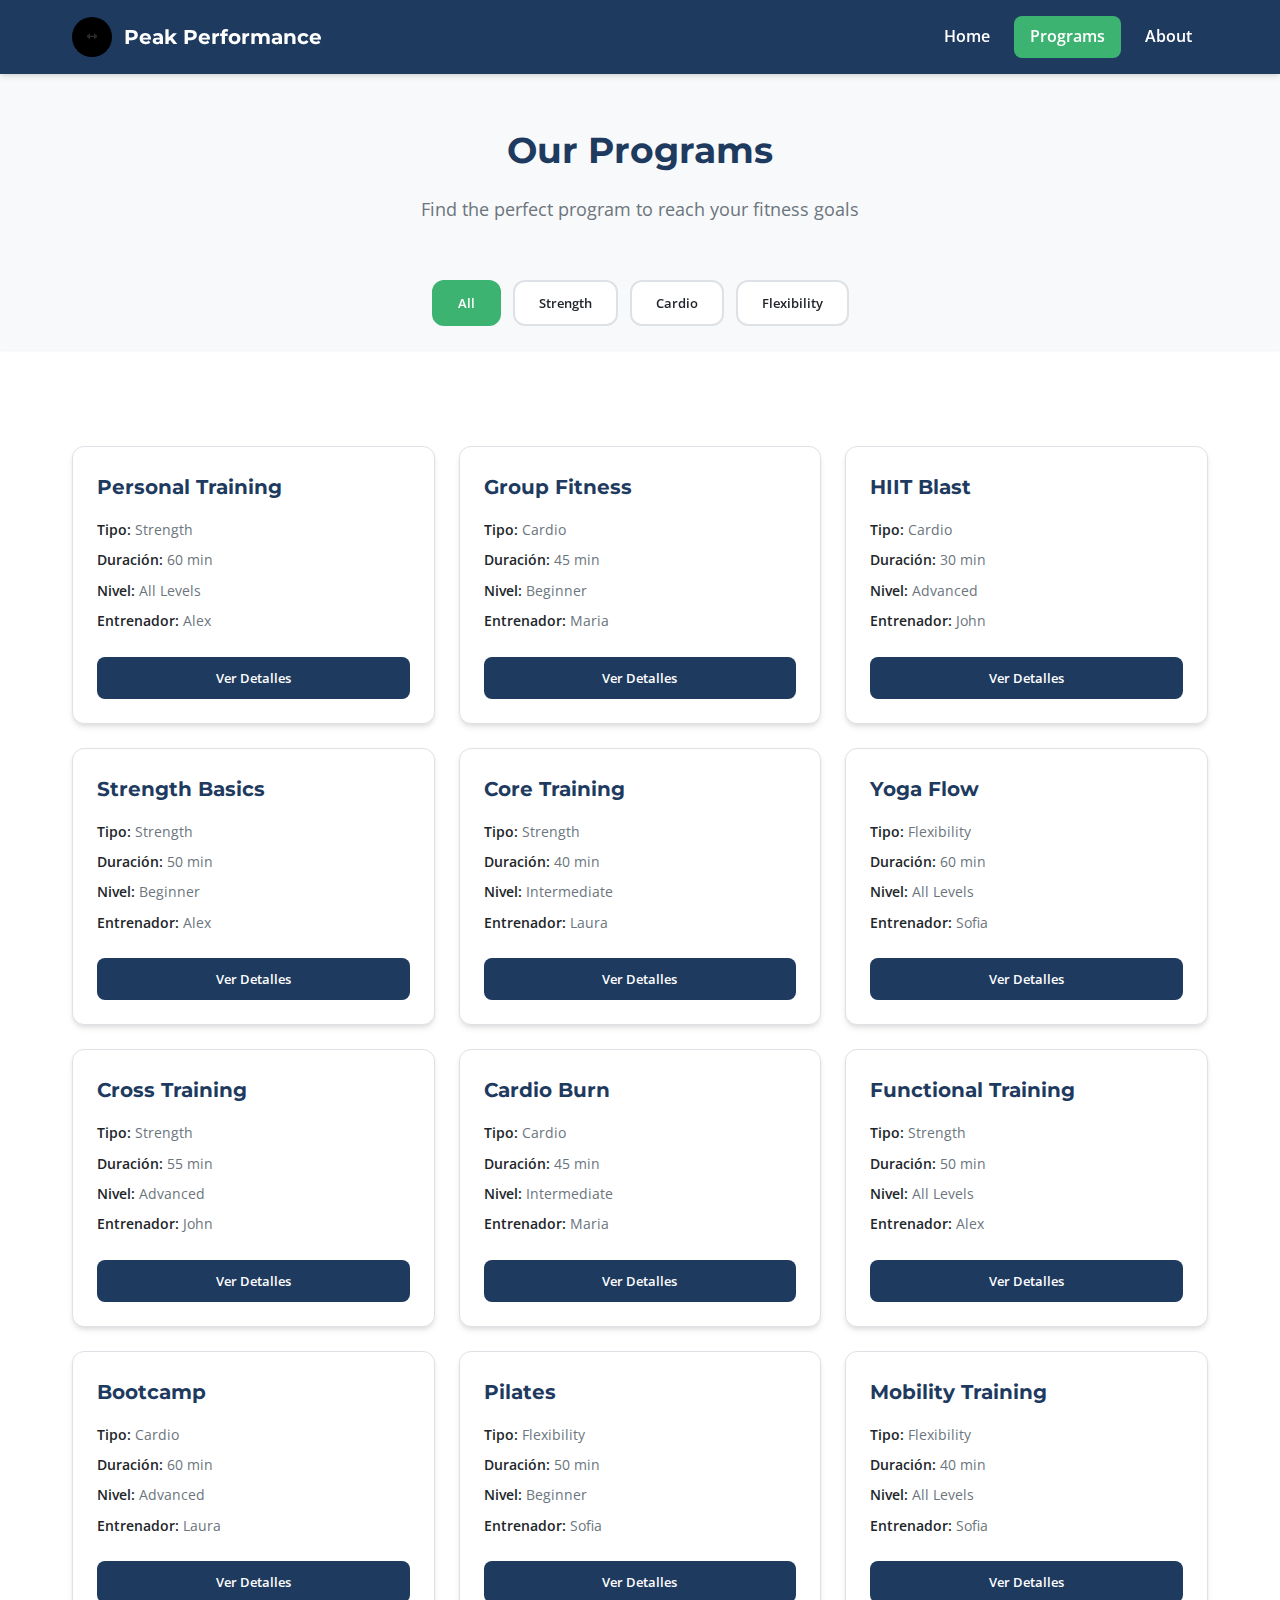
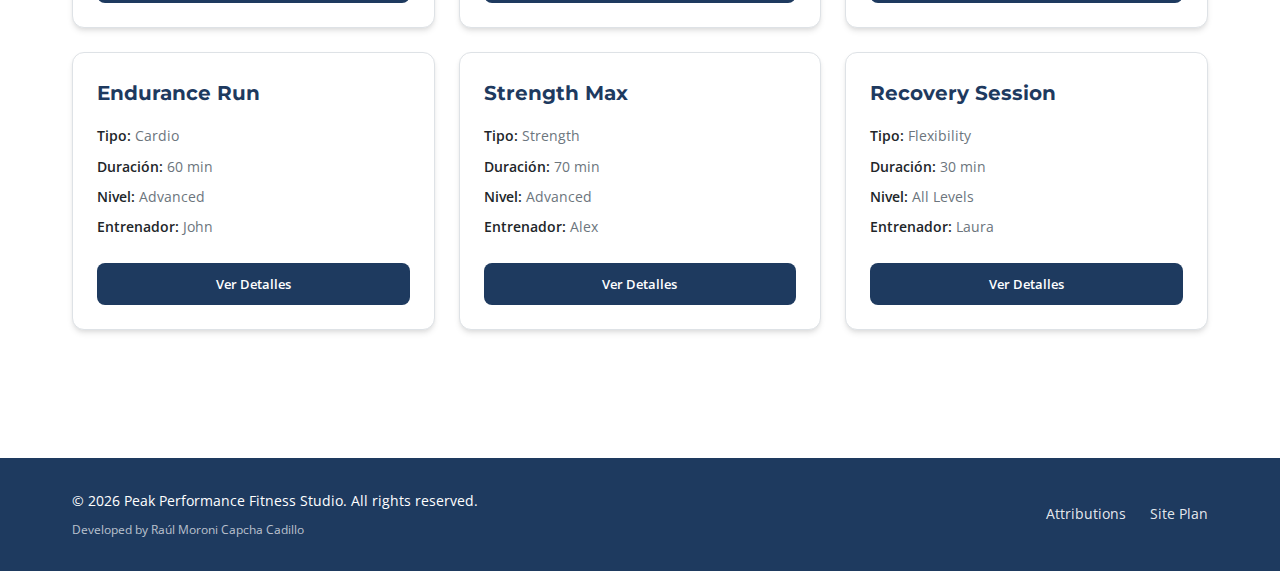
<file: fitness/programs.html>
<!DOCTYPE html>
<html lang="en">
<head>
  <meta charset="UTF-8">
  <meta name="viewport" content="width=device-width, initial-scale=1.0">
  
  <!-- SEO Meta Tags -->
  <title>Fitness Programs | Peak Performance Fitness Studio</title>
  <meta name="description" content="Explore our fitness programs including personal training, group classes, cardio and strength sessions. Find the perfect program for you.">
  <meta name="author" content="Raúl Moroni Capcha Cadillo">
  
  <!-- Open Graph -->
  <meta property="og:title" content="Fitness Programs | Peak Performance">
  <meta property="og:description" content="Discover our personalized training programs and group classes.">
  <meta property="og:type" content="website">
  
  <!-- Favicon -->
  <link rel="icon" type="image/png" href="images/favicon.png">
  
  <!-- Fonts -->
  <link rel="preconnect" href="https://fonts.googleapis.com">
  <link rel="preconnect" href="https://fonts.gstatic.com" crossorigin>
  <link href="https://fonts.googleapis.com/css2?family=Montserrat:wght@600;700&family=Open+Sans:wght@400;600&display=swap" rel="stylesheet">
  
  <!-- Stylesheet -->
  <link rel="stylesheet" href="css/styles.css">
  
  <!-- JavaScript Module -->
  <script src="js/main.js" type="module" defer></script>
</head>
<body>

  <!-- Header with Navigation -->
  <header class="main-header">
    <div class="container">
      <div class="header-content">
        <a href="index.html" class="logo" aria-label="Peak Performance Fitness Studio - Home">
          <img src="images/favicon.png" alt="Logo" class="logo-img">
          <span class="logo-text">Peak Performance</span>
        </a>
        
        <nav class="main-nav" aria-label="Main navigation">
          <button 
            id="menu-toggle" 
            class="menu-toggle" 
            aria-label="Open navigation menu"
            aria-expanded="false"
            aria-controls="nav-links">
            <span class="menu-icon"></span>
          </button>
          
          <ul id="nav-links" class="nav-links">
            <li><a href="index.html" class="nav-link">Home</a></li>
            <li><a href="programs.html" class="nav-link active" aria-current="page">Programs</a></li>
            <li><a href="about.html" class="nav-link">About</a></li>
          </ul>
        </nav>
      </div>
    </div>
  </header>

  <!-- Main Content -->
  <main>
    
    <!-- Page Header -->
    <section class="page-header">
      <div class="container">
        <h1 class="page-title">Our Programs</h1>
        <p class="page-subtitle">Find the perfect program to reach your fitness goals</p>
      </div>
    </section>

    <!-- Filters Section -->
    <section class="filters-section" aria-label="Program filters">
      <div class="container">
        <div class="filters">
          <button class="filter-btn active" data-filter="all">All</button>
          <button class="filter-btn" data-filter="Strength">Strength</button>
          <button class="filter-btn" data-filter="Cardio">Cardio</button>
          <button class="filter-btn" data-filter="Flexibility">Flexibility</button>
        </div>
      </div>
    </section>

    <!-- Programs Section -->
    <section class="programs-section section" aria-labelledby="programs-heading">
      <div class="container">
        <h2 id="programs-heading" class="sr-only">Available programs list</h2>
        
        <!-- Loading State -->
        <div id="loading" class="loading" aria-live="polite">
          <div class="spinner"></div>
          <p>Loading programs...</p>
        </div>
        
        <!-- Programs Grid -->
        <div id="programs" class="programs-grid" role="list"></div>
        
        <!-- Error State -->
        <div id="error" class="error-message" role="alert" hidden>
          <p>Sorry, we couldn't load the programs. Please try again later.</p>
        </div>
        
        <!-- Empty State -->
        <div id="empty" class="empty-state" hidden>
          <p>No programs found with the selected filters.</p>
        </div>
      </div>
    </section>

  </main>

  <!-- Modal for Program Details -->
  <dialog id="modal" class="modal" aria-labelledby="modal-title" aria-describedby="modal-content">
    <div class="modal-content">
      <header class="modal-header">
        <h3 id="modal-title" class="modal-title"></h3>
        <button 
          id="closeModal" 
          class="modal-close"
          aria-label="Close modal"
          type="button">
          ✕
        </button>
      </header>
      <div class="modal-body">
        <p id="modal-content" class="modal-text"></p>
        <div id="modal-details" class="modal-details"></div>
      </div>
      <footer class="modal-footer">
        <button id="modal-cta" class="btn btn-primary">Book Class</button>
      </footer>
    </div>
  </dialog>

  <!-- Footer -->
  <footer class="main-footer">
    <div class="container">
      <div class="footer-content">
        <div class="footer-info">
          <p class="footer-text">&copy; 2026 Peak Performance Fitness Studio. All rights reserved.</p>
          <p class="footer-author">Developed by Raúl Moroni Capcha Cadillo</p>
        </div>
        <nav class="footer-nav" aria-label="Footer navigation">
          <a href="attributions.html" class="footer-link">Attributions</a>
          <a href="site-plan.html" class="footer-link">Site Plan</a>
        </nav>
      </div>
    </div>
  </footer>

  <!-- Skip to top button -->
  <button id="scroll-to-top" class="scroll-to-top" aria-label="Scroll to top" hidden>
    ↑
  </button>

</body>
</html>
</file>
<file: fitness/css/styles.css>
/* ========================================
   CSS VARIABLES & RESET
   ======================================== */

:root {
  /* Colors */
  --color-primary: #1e3a5f;
  --color-primary-dark: #152a45;
  --color-primary-light: #2d5080;
  --color-secondary: #3cb371;
  --color-secondary-dark: #2d8f56;
  --color-accent: #ff6b6b;
  
  /* Neutrals */
  --color-bg: #ffffff;
  --color-bg-alt: #f8f9fa;
  --color-text: #212529;
  --color-text-muted: #6c757d;
  --color-border: #dee2e6;
  --color-shadow: rgba(0, 0, 0, 0.1);
  
  /* Typography */
  --font-primary: 'Open Sans', -apple-system, BlinkMacSystemFont, 'Segoe UI', sans-serif;
  --font-heading: 'Montserrat', -apple-system, BlinkMacSystemFont, 'Segoe UI', sans-serif;
  
  /* Font Sizes */
  --fs-xs: 0.75rem;
  --fs-sm: 0.875rem;
  --fs-base: 1rem;
  --fs-lg: 1.125rem;
  --fs-xl: 1.25rem;
  --fs-2xl: 1.5rem;
  --fs-3xl: 1.875rem;
  --fs-4xl: 2.25rem;
  --fs-5xl: 3rem;
  
  /* Spacing */
  --space-1: 0.25rem;
  --space-2: 0.5rem;
  --space-3: 0.75rem;
  --space-4: 1rem;
  --space-5: 1.25rem;
  --space-6: 1.5rem;
  --space-8: 2rem;
  --space-10: 2.5rem;
  --space-12: 3rem;
  --space-16: 4rem;
  
  /* Layout */
  --max-width: 1200px;
  --border-radius: 8px;
  --border-radius-sm: 4px;
  --border-radius-lg: 12px;
  
  /* Transitions */
  --transition-fast: 150ms ease;
  --transition-base: 250ms ease;
  --transition-slow: 350ms ease;
  
  /* Shadows */
  --shadow-sm: 0 1px 2px 0 rgba(0, 0, 0, 0.05);
  --shadow-md: 0 4px 6px -1px rgba(0, 0, 0, 0.1), 0 2px 4px -1px rgba(0, 0, 0, 0.06);
  --shadow-lg: 0 10px 15px -3px rgba(0, 0, 0, 0.1), 0 4px 6px -2px rgba(0, 0, 0, 0.05);
  --shadow-xl: 0 20px 25px -5px rgba(0, 0, 0, 0.1), 0 10px 10px -5px rgba(0, 0, 0, 0.04);
}

/* CSS Reset */
*, *::before, *::after {
  box-sizing: border-box;
  margin: 0;
  padding: 0;
}

html {
  scroll-behavior: smooth;
}

body {
  font-family: var(--font-primary);
  font-size: var(--fs-base);
  line-height: 1.6;
  color: var(--color-text);
  background-color: var(--color-bg);
  -webkit-font-smoothing: antialiased;
  -moz-osx-font-smoothing: grayscale;
}

img {
  max-width: 100%;
  height: auto;
  display: block;
}

a {
  text-decoration: none;
  color: inherit;
}

button {
  font-family: inherit;
  cursor: pointer;
  border: none;
  background: none;
}

ul {
  list-style: none;
}

/* ========================================
   UTILITY CLASSES
   ======================================== */

.container {
  max-width: var(--max-width);
  margin: 0 auto;
  padding: 0 var(--space-4);
}

@media (min-width: 768px) {
  .container {
    padding: 0 var(--space-8);
  }
}

.section {
  padding: var(--space-12) 0;
}

@media (min-width: 768px) {
  .section {
    padding: var(--space-16) 0;
  }
}

.sr-only {
  position: absolute;
  width: 1px;
  height: 1px;
  padding: 0;
  margin: -1px;
  overflow: hidden;
  clip: rect(0, 0, 0, 0);
  white-space: nowrap;
  border: 0;
}

/* ========================================
   HEADER & NAVIGATION
   ======================================== */

.main-header {
  background-color: var(--color-primary);
  color: white;
  position: sticky;
  top: 0;
  z-index: 1000;
  box-shadow: var(--shadow-md);
}

.header-content {
  display: flex;
  justify-content: space-between;
  align-items: center;
  padding: var(--space-4) 0;
}

.logo {
  display: flex;
  align-items: center;
  gap: var(--space-3);
  font-family: var(--font-heading);
  font-weight: 700;
  font-size: var(--fs-xl);
  color: white;
  transition: opacity var(--transition-base);
}

.logo:hover {
  opacity: 0.9;
}

.logo-img {
  width: 40px;
  height: 40px;
  border-radius: 50%;
}

.logo-text {
  display: none;
}

@media (min-width: 768px) {
  .logo-text {
    display: inline;
  }
}

/* Mobile Menu Toggle */
.menu-toggle {
  display: flex;
  flex-direction: column;
  gap: 4px;
  padding: var(--space-2);
  background: transparent;
  border: none;
  cursor: pointer;
  z-index: 1001;
}

.menu-icon::before,
.menu-icon::after,
.menu-icon {
  content: '';
  display: block;
  width: 24px;
  height: 2px;
  background-color: white;
  transition: all var(--transition-base);
}

.menu-toggle[aria-expanded="true"] .menu-icon {
  background-color: transparent;
}

.menu-toggle[aria-expanded="true"] .menu-icon::before {
  transform: rotate(45deg) translate(5px, 5px);
}

.menu-toggle[aria-expanded="true"] .menu-icon::after {
  transform: rotate(-45deg) translate(7px, -6px);
}

/* Navigation Links */
.nav-links {
  position: fixed;
  top: 0;
  right: -100%;
  width: 80%;
  max-width: 300px;
  height: 100vh;
  background-color: var(--color-primary-dark);
  padding: var(--space-16) var(--space-8);
  display: flex;
  flex-direction: column;
  gap: var(--space-6);
  transition: right var(--transition-base);
  box-shadow: var(--shadow-xl);
}

.nav-links.active {
  right: 0;
}

.nav-link {
  color: white;
  font-weight: 600;
  padding: var(--space-3) var(--space-4);
  border-radius: var(--border-radius);
  transition: background-color var(--transition-fast);
  display: block;
}

.nav-link:hover,
.nav-link:focus {
  background-color: var(--color-primary-light);
}

.nav-link.active {
  background-color: var(--color-secondary);
}

@media (min-width: 768px) {
  .menu-toggle {
    display: none;
  }
  
  .nav-links {
    position: static;
    width: auto;
    max-width: none;
    height: auto;
    background: transparent;
    padding: 0;
    flex-direction: row;
    gap: var(--space-2);
    box-shadow: none;
  }
  
  .nav-link {
    padding: var(--space-2) var(--space-4);
  }
}

/* ========================================
   HERO SECTION
   ======================================== */

.hero {
  position: relative;
  background: linear-gradient(135deg, var(--color-primary) 0%, var(--color-primary-light) 100%);
  color: white;
  padding: var(--space-16) 0;
  text-align: center;
  overflow: hidden;
}

.hero-overlay {
  position: absolute;
  inset: 0;
  background: url('data:image/svg+xml,<svg width="100" height="100" xmlns="http://www.w3.org/2000/svg"><defs><pattern id="grid" width="40" height="40" patternUnits="userSpaceOnUse"><path d="M 40 0 L 0 0 0 40" fill="none" stroke="rgba(255,255,255,0.05)" stroke-width="1"/></pattern></defs><rect width="100" height="100" fill="url(%23grid)"/></svg>');
  opacity: 0.3;
}

.hero-content {
  position: relative;
  z-index: 1;
}

.hero-title {
  font-family: var(--font-heading);
  font-size: var(--fs-3xl);
  font-weight: 700;
  margin-bottom: var(--space-6);
  line-height: 1.2;
}

.hero-subtitle {
  font-size: var(--fs-lg);
  margin-bottom: var(--space-8);
  max-width: 600px;
  margin-left: auto;
  margin-right: auto;
  color: rgba(255, 255, 255, 0.95);
}

.hero-actions {
  display: flex;
  flex-direction: column;
  gap: var(--space-4);
  align-items: center;
}

@media (min-width: 640px) {
  .hero-actions {
    flex-direction: row;
    justify-content: center;
  }
}

@media (min-width: 768px) {
  .hero {
    padding: var(--space-16) 0;
  }
  
  .hero-title {
    font-size: var(--fs-5xl);
  }
  
  .hero-subtitle {
    font-size: var(--fs-xl);
  }
}

/* ========================================
   BUTTONS
   ======================================== */

.btn {
  display: inline-block;
  padding: var(--space-4) var(--space-8);
  font-weight: 600;
  font-size: var(--fs-base);
  text-align: center;
  border-radius: var(--border-radius);
  transition: all var(--transition-base);
  border: 2px solid transparent;
  cursor: pointer;
  min-width: 140px;
}

.btn-primary {
  background-color: var(--color-secondary);
  color: white;
}

.btn-primary:hover,
.btn-primary:focus {
  background-color: var(--color-secondary-dark);
  transform: translateY(-2px);
  box-shadow: var(--shadow-lg);
}

.btn-secondary {
  background-color: transparent;
  color: white;
  border-color: white;
}

.btn-secondary:hover,
.btn-secondary:focus {
  background-color: white;
  color: var(--color-primary);
}

.btn-block {
  width: 100%;
  display: block;
}

.btn:active {
  transform: translateY(0);
}

/* ========================================
   SECTIONS
   ======================================== */

.section-title {
  font-family: var(--font-heading);
  font-size: var(--fs-3xl);
  font-weight: 700;
  color: var(--color-primary);
  margin-bottom: var(--space-6);
  text-align: center;
}

.section-description {
  font-size: var(--fs-lg);
  color: var(--color-text-muted);
  text-align: center;
  max-width: 700px;
  margin: 0 auto var(--space-8);
  line-height: 1.7;
}

.page-header {
  background-color: var(--color-bg-alt);
  padding: var(--space-12) 0 var(--space-8);
  text-align: center;
}

.page-title {
  font-family: var(--font-heading);
  font-size: var(--fs-4xl);
  color: var(--color-primary);
  margin-bottom: var(--space-4);
}

.page-subtitle {
  font-size: var(--fs-lg);
  color: var(--color-text-muted);
}

/* ========================================
   FEATURES GRID
   ======================================== */

.features-grid {
  display: grid;
  gap: var(--space-8);
  margin-top: var(--space-8);
}

@media (min-width: 768px) {
  .features-grid {
    grid-template-columns: repeat(3, 1fr);
  }
}

.feature-card {
  text-align: center;
  padding: var(--space-8);
  background-color: var(--color-bg);
  border-radius: var(--border-radius-lg);
  box-shadow: var(--shadow-md);
  transition: transform var(--transition-base), box-shadow var(--transition-base);
}

.feature-card:hover {
  transform: translateY(-4px);
  box-shadow: var(--shadow-xl);
}

.feature-icon {
  font-size: var(--fs-5xl);
  margin-bottom: var(--space-4);
}

.feature-title {
  font-family: var(--font-heading);
  font-size: var(--fs-xl);
  color: var(--color-primary);
  margin-bottom: var(--space-3);
}

.feature-description {
  color: var(--color-text-muted);
  line-height: 1.6;
}

/* ========================================
   PROGRAMS
   ======================================== */

.filters-section {
  background-color: var(--color-bg-alt);
  padding: var(--space-6) 0;
  position: sticky;
  top: 72px;
  z-index: 100;
  box-shadow: var(--shadow-sm);
}

.filters {
  display: flex;
  flex-wrap: wrap;
  gap: var(--space-3);
  justify-content: center;
}

.filter-btn {
  padding: var(--space-3) var(--space-6);
  border-radius: var(--border-radius-lg);
  background-color: white;
  color: var(--color-text);
  font-weight: 600;
  border: 2px solid var(--color-border);
  transition: all var(--transition-fast);
}

.filter-btn:hover {
  border-color: var(--color-secondary);
  color: var(--color-secondary);
}

.filter-btn.active {
  background-color: var(--color-secondary);
  color: white;
  border-color: var(--color-secondary);
}

.programs-grid {
  display: grid;
  gap: var(--space-6);
  margin-top: var(--space-8);
}

@media (min-width: 640px) {
  .programs-grid {
    grid-template-columns: repeat(2, 1fr);
  }
}

@media (min-width: 1024px) {
  .programs-grid {
    grid-template-columns: repeat(3, 1fr);
  }
}

.card {
  background-color: white;
  border-radius: var(--border-radius-lg);
  padding: var(--space-6);
  box-shadow: var(--shadow-md);
  transition: all var(--transition-base);
  border: 1px solid var(--color-border);
}

.card:hover {
  transform: translateY(-4px);
  box-shadow: var(--shadow-xl);
  border-color: var(--color-secondary);
}

.card h3 {
  font-family: var(--font-heading);
  font-size: var(--fs-xl);
  color: var(--color-primary);
  margin-bottom: var(--space-4);
}

.card p {
  color: var(--color-text-muted);
  margin-bottom: var(--space-2);
  font-size: var(--fs-sm);
}

.card p strong {
  color: var(--color-text);
  font-weight: 600;
}

.card button {
  margin-top: var(--space-4);
  width: 100%;
  padding: var(--space-3) var(--space-6);
  background-color: var(--color-primary);
  color: white;
  border-radius: var(--border-radius);
  font-weight: 600;
  transition: background-color var(--transition-fast);
}

.card button:hover {
  background-color: var(--color-primary-dark);
}

/* Loading & Error States */
.loading {
  text-align: center;
  padding: var(--space-16);
}

.spinner {
  width: 48px;
  height: 48px;
  margin: 0 auto var(--space-4);
  border: 4px solid var(--color-border);
  border-top-color: var(--color-secondary);
  border-radius: 50%;
  animation: spin 1s linear infinite;
}

@keyframes spin {
  to { transform: rotate(360deg); }
}

.error-message,
.empty-state {
  text-align: center;
  padding: var(--space-16);
  color: var(--color-text-muted);
}

/* ========================================
   MODAL
   ======================================== */

.modal {
  border: none;
  border-radius: var(--border-radius-lg);
  padding: 0;
  max-width: 500px;
  width: 90%;
  box-shadow: var(--shadow-xl);
  background-color: white;
}

.modal::backdrop {
  background-color: rgba(0, 0, 0, 0.6);
  backdrop-filter: blur(4px);
}

.modal-content {
  display: flex;
  flex-direction: column;
}

.modal-header {
  display: flex;
  justify-content: space-between;
  align-items: center;
  padding: var(--space-6);
  border-bottom: 1px solid var(--color-border);
}

.modal-title {
  font-family: var(--font-heading);
  font-size: var(--fs-2xl);
  color: var(--color-primary);
  margin: 0;
}

.modal-close {
  width: 32px;
  height: 32px;
  border-radius: 50%;
  display: flex;
  align-items: center;
  justify-content: center;
  font-size: var(--fs-xl);
  color: var(--color-text-muted);
  transition: all var(--transition-fast);
}

.modal-close:hover {
  background-color: var(--color-bg-alt);
  color: var(--color-text);
}

.modal-body {
  padding: var(--space-6);
}

.modal-text {
  color: var(--color-text-muted);
  margin-bottom: var(--space-4);
}

.modal-details {
  margin-top: var(--space-4);
}

.modal-footer {
  padding: var(--space-6);
  border-top: 1px solid var(--color-border);
}

/* ========================================
   FORMS
   ======================================== */

.contact-form {
  max-width: 600px;
  margin: 0 auto;
  background-color: white;
  padding: var(--space-8);
  border-radius: var(--border-radius-lg);
  box-shadow: var(--shadow-md);
}

.form-group {
  margin-bottom: var(--space-6);
}

.form-label {
  display: block;
  font-weight: 600;
  color: var(--color-text);
  margin-bottom: var(--space-2);
}

.required {
  color: var(--color-accent);
}

.form-input,
.form-select,
.form-textarea {
  width: 100%;
  padding: var(--space-4);
  border: 2px solid var(--color-border);
  border-radius: var(--border-radius);
  font-family: inherit;
  font-size: var(--fs-base);
  transition: border-color var(--transition-fast);
}

.form-input:focus,
.form-select:focus,
.form-textarea:focus {
  outline: none;
  border-color: var(--color-secondary);
}

.form-input:invalid:not(:placeholder-shown),
.form-textarea:invalid:not(:placeholder-shown) {
  border-color: var(--color-accent);
}

.form-error {
  display: block;
  color: var(--color-accent);
  font-size: var(--fs-sm);
  margin-top: var(--space-2);
}

.form-textarea {
  resize: vertical;
  min-height: 120px;
}

/* ========================================
   TRAINERS
   ======================================== */

.trainers-grid {
  display: grid;
  gap: var(--space-8);
  margin-top: var(--space-10);
}

@media (min-width: 768px) {
  .trainers-grid {
    grid-template-columns: repeat(2, 1fr);
  }
}

.trainer-card {
  display: flex;
  flex-direction: column;
  background-color: white;
  border-radius: var(--border-radius-lg);
  overflow: hidden;
  box-shadow: var(--shadow-md);
  transition: transform var(--transition-base), box-shadow var(--transition-base);
}

.trainer-card:hover {
  transform: translateY(-4px);
  box-shadow: var(--shadow-xl);
}

.trainer-image {
  background-color: var(--color-bg-alt);
  padding: var(--space-8);
  display: flex;
  justify-content: center;
}

.trainer-placeholder {
  width: 120px;
  height: 120px;
  border-radius: 50%;
  background: linear-gradient(135deg, var(--color-secondary), var(--color-primary));
  color: white;
  display: flex;
  align-items: center;
  justify-content: center;
  font-size: var(--fs-4xl);
  font-weight: 700;
  font-family: var(--font-heading);
}

.trainer-info {
  padding: var(--space-6);
}

.trainer-name {
  font-family: var(--font-heading);
  font-size: var(--fs-2xl);
  color: var(--color-primary);
  margin-bottom: var(--space-2);
}

.trainer-specialty {
  color: var(--color-secondary);
  font-weight: 600;
  margin-bottom: var(--space-4);
}

.trainer-bio {
  color: var(--color-text-muted);
  margin-bottom: var(--space-4);
  line-height: 1.6;
}

.trainer-certifications {
  display: flex;
  flex-wrap: wrap;
  gap: var(--space-2);
}

.trainer-certifications li {
  background-color: var(--color-bg-alt);
  color: var(--color-text);
  padding: var(--space-2) var(--space-4);
  border-radius: var(--border-radius-lg);
  font-size: var(--fs-sm);
  font-weight: 600;
}

/* ========================================
   VALUES
   ======================================== */

.values-grid {
  display: grid;
  gap: var(--space-6);
  margin-top: var(--space-8);
}

@media (min-width: 640px) {
  .values-grid {
    grid-template-columns: repeat(2, 1fr);
  }
}

@media (min-width: 1024px) {
  .values-grid {
    grid-template-columns: repeat(4, 1fr);
  }
}

.value-item {
  text-align: center;
  padding: var(--space-6);
}

.value-title {
  font-family: var(--font-heading);
  font-size: var(--fs-xl);
  color: var(--color-primary);
  margin-bottom: var(--space-3);
}

.value-description {
  color: var(--color-text-muted);
  line-height: 1.6;
}

/* ========================================
   FOOTER
   ======================================== */

.main-footer {
  background-color: var(--color-primary);
  color: white;
  padding: var(--space-8) 0;
  margin-top: var(--space-16);
}

.footer-content {
  display: flex;
  flex-direction: column;
  gap: var(--space-6);
  align-items: center;
  text-align: center;
}

@media (min-width: 768px) {
  .footer-content {
    flex-direction: row;
    justify-content: space-between;
    text-align: left;
  }
}

.footer-text {
  margin-bottom: var(--space-2);
  font-size: var(--fs-sm);
}

.footer-author {
  font-size: var(--fs-xs);
  color: rgba(255, 255, 255, 0.7);
}

.footer-nav {
  display: flex;
  gap: var(--space-6);
}

.footer-link {
  color: rgba(255, 255, 255, 0.9);
  font-size: var(--fs-sm);
  transition: color var(--transition-fast);
}

.footer-link:hover {
  color: var(--color-secondary);
}

/* ========================================
   SCROLL TO TOP
   ======================================== */

.scroll-to-top {
  position: fixed;
  bottom: var(--space-8);
  right: var(--space-8);
  width: 48px;
  height: 48px;
  border-radius: 50%;
  background-color: var(--color-secondary);
  color: white;
  font-size: var(--fs-2xl);
  box-shadow: var(--shadow-lg);
  transition: all var(--transition-base);
  z-index: 999;
}

.scroll-to-top:hover {
  background-color: var(--color-secondary-dark);
  transform: translateY(-4px);
}

.scroll-to-top[hidden] {
  display: none;
}

/* ========================================
   ANIMATIONS
   ======================================== */

@media (prefers-reduced-motion: reduce) {
  *,
  *::before,
  *::after {
    animation-duration: 0.01ms !important;
    animation-iteration-count: 1 !important;
    transition-duration: 0.01ms !important;
  }
}
</file>
